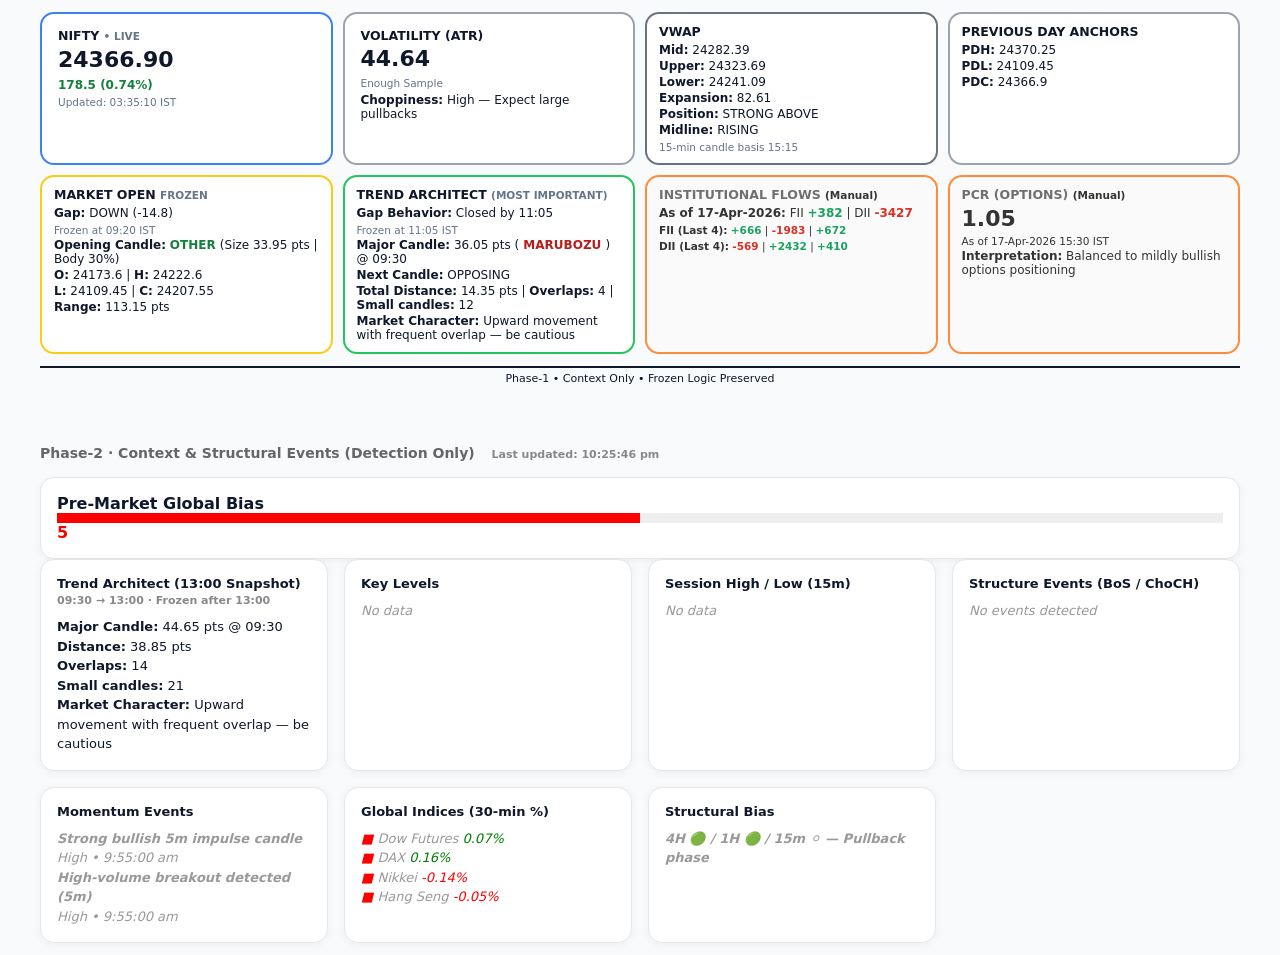
<file: index.html>
<!DOCTYPE html>
<html lang="en">
<head>
  <meta charset="UTF-8" />
  <meta name="viewport" content="width=device-width, initial-scale=1.0" />
  <title>Market Phase‑1 Dashboard</title>

  <link rel="stylesheet" href="style.css" />
  <link rel="stylesheet" href="phase2.css" />
  <link rel="icon" href="data:," />
</head>

<body>
  <div class="container">

    <!-- ===== PHASE‑1 (unchanged) ===== -->
    <div class="grid grid-4">
      <div id="box-nifty"></div>
      <div id="box-volatility"></div>
      <div id="box-vwap"></div>
      <div id="box-anchors"></div>
    </div>

    <div class="grid grid-4">
      <div id="box-open"></div>
      <div id="box-trend"></div>
      <div id="box-flows"></div>
      <div id="box-pcr"></div>
    </div>

    <div class="phase-divider">
      Phase‑1 • Context Only • Frozen Logic Preserved
    </div>

    <!-- ================= PHASE 2 ================= -->
    <div id="phase2-container" class="phase-section">

      <div class="phase-title">
        Phase‑2 · Context & Structural Events (Detection Only)
        <span id="phase2-last-updated" class="last-updated">Last updated: —</span>
      </div>

      <!-- ✅ PRE‑MARKET GLOBAL BIAS -->
      <div class="card phase2-card" id="premarket-global-bias"></div>

      <div class="phase2-grid">

        <div class="card phase2-card" id="trend-architect-1300">
          <h3>
            Trend Architect (13:00 Snapshot)
            <span class="subtle-note">09:30 → 13:00 · Frozen after 13:00</span>
          </h3>

          <div class="content">
            <div class="trend-row">
              <span class="trend-label">Major Candle:</span>
              <span class="after-colon">44.6 pts @ 11:55</span>
            </div>

            <div class="trend-row">
              <span class="trend-label">Distance:</span>
              <span class="after-colon">37.2 pts</span>
            </div>

            <div class="trend-row">
              <span class="trend-label">Overlaps:</span>
              <span class="after-colon">7</span>
            </div>

            <div class="trend-row">
              <span class="trend-label">Small candles:</span>
              <span class="after-colon">33</span>
            </div>

            <div class="trend-row">
              <span class="trend-label">Market Character:</span>
              <span class="after-colon">
                Upward movement with frequent overlap — be cautious
              </span>
            </div>
          </div>
        </div>

        <div class="card phase2-card" id="key-levels">
          <h3>Key Levels</h3>
          <div class="content muted">No data</div>
        </div>

        <div class="card phase2-card" id="session-levels">
          <h3>Session High / Low (15m)</h3>
          <div class="content muted">No data</div>
        </div>

        <div class="card phase2-card" id="structure-events">
          <h3>Structure Events (BoS / ChoCH)</h3>
          <div class="content muted">No events detected</div>
        </div>

        <div class="card phase2-card" id="momentum-events">
          <h3>Momentum Events</h3>
          <div class="content muted">No events detected</div>
        </div>

        <div class="card phase2-card" id="global-indices">
          <h3>Global Indices (30‑min %)</h3>
          <div class="content muted">No data</div>
        </div>

        <div class="card phase2-card" id="structural-bias">
          <h3>Structural Bias</h3>
          <div class="content muted">Not evaluated</div>
        </div>

      </div>
    </div>
  </div>

  <script src="app.js"></script>
  <script src="phase2.js?v=FINAL"></script>
</body>
</html>
</file>
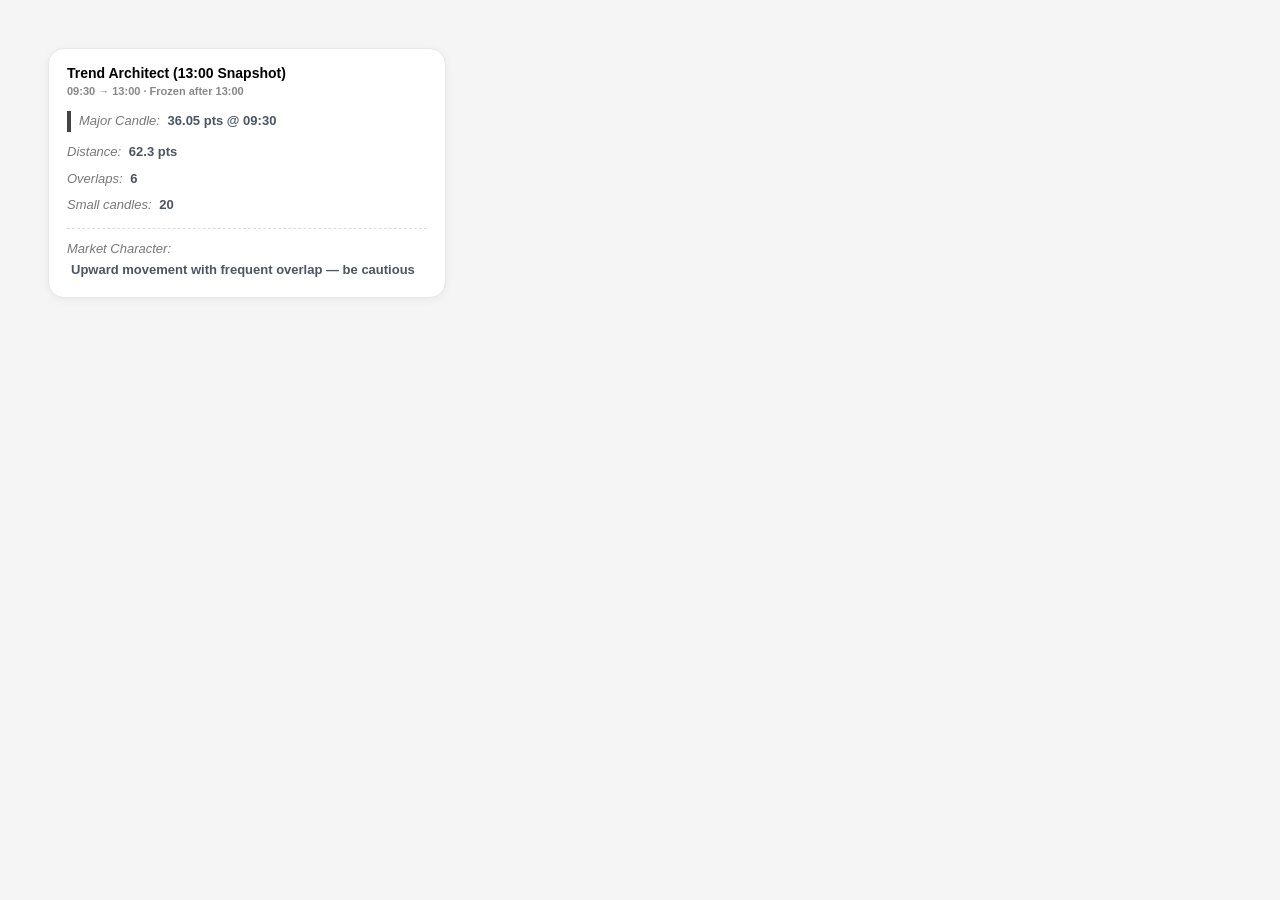
<file: preview.html>
<!DOCTYPE html>
<html lang="en">
<head>
  <meta charset="UTF-8" />
  <title>Phase‑2 Card Preview</title>

  <style>
    body {
      font-family: Arial, sans-serif;
      background: #f5f5f5;
      padding: 40px;
    }

    /* ===== Phase‑2 Card ===== */
    .phase2-card {
      width: 360px;
      background: #ffffff;
      border: 1px solid #e5e7eb;
      border-radius: 16px;
      padding: 16px 18px;
      box-shadow: 0 2px 10px rgba(0,0,0,0.05);
    }

    /* Card title */
    .phase2-card h3 {
      font-size: 14px;
      font-weight: 600;
      margin: 0;
    }

    .subtle-note {
      display: block;
      font-size: 11px;
      color: #888;
      margin-top: 4px;
    }

    /* Content */
    .content {
      margin-top: 14px;
      font-size: 13px;
      line-height: 1.6;
    }

    /* Rows */
    .trend-row {
      margin-bottom: 6px;
    }

    .trend-label {
      font-style: italic;
      color: #777;
    }

    /* Primary signal */
    .primary-signal {
      margin: 14px 0 10px;
      padding-left: 8px;
      border-left: 4px solid #444; /* ▍ visual marker */
    }

    /* After colon */
    .after-colon {
      color: #4b5563;
      font-weight: 600;
      margin-left: 4px;
    }

    /* Interpretation block */
    .interpretation {
      margin-top: 12px;
      padding-top: 10px;
      border-top: 1px dashed #ddd;
    }
  </style>
</head>

<body>

  <div class="phase2-card">

    <h3>
      Trend Architect (13:00 Snapshot)
      <span class="subtle-note">09:30 → 13:00 · Frozen after 13:00</span>
    </h3>

    <div class="content">

      <div class="trend-row primary-signal">
        <span class="trend-label">Major Candle:</span>
        <span class="after-colon">36.05 pts @ 09:30</span>
      </div>

      <div class="trend-row">
        <span class="trend-label">Distance:</span>
        <span class="after-colon">62.3 pts</span>
      </div>

      <div class="trend-row">
        <span class="trend-label">Overlaps:</span>
        <span class="after-colon">6</span>
      </div>

      <div class="trend-row">
        <span class="trend-label">Small candles:</span>
        <span class="after-colon">20</span>
      </div>

      <div class="interpretation">
        <span class="trend-label">Market Character:</span>
        <div class="after-colon">
          Upward movement with frequent overlap — be cautious
        </div>
      </div>

    </div>
  </div>

</body>
</html>
</file>
<file: style.css>
/* ===== Base ===== */
* {
  box-sizing: border-box;
}

body {
  margin: 0;
  padding: 12px;
  background: #f8fafc;
  font-family: Inter, system-ui, -apple-system, Segoe UI, Arial, sans-serif;
  color: #0f172a;
}

.container {
  max-width: 1200px;
  margin: auto;
}

/* ===== Grid ===== */
.grid {
  display: grid;
  gap: 10px;
  margin-bottom: 10px;
}

.grid-4 {
  grid-template-columns: repeat(4, 1fr);
}

.grid-3 {
  grid-template-columns: repeat(3, 1fr);
}

/* ===== Cards ===== */
.card {
  background: #ffffff;
  border-radius: 14px;
  border: 2px solid #e5e7eb;
  padding: 10px 12px;
}

/* Semantic borders */
.nifty          { border-color: #3b82f6; }
.volatility     { border-color: #9ca3af; }
.vwap           { border-color: #6b7280; }
.anchors        { border-color: #9ca3af; }
.open           { border-color: #facc15; }
.trend          { border-color: #22c55e; }
.institutional  { border-color: #fb923c; }

/* ===== Typography (COMPACT) ===== */
h3 {
  margin: 0 0 4px 0;
  font-size: 12.5px;
  font-weight: 600;
}

.value {
  font-size: 22px;         /* ↓ from 32px */
  font-weight: 700;
  line-height: 1.15;
  margin-bottom: 4px;
}

.line {
  font-size: 12px;         /* ↓ from 14px */
  margin-top: 2px;
}

.small {
  font-size: 10.5px;
  color: #64748b;
  margin-top: 4px;
}

/* ===== Emphasis ===== */
.bold {
  font-weight: 700;
}

.green {
  color: #15803d;
  font-weight: 700;
}

.red {
  color: #b91c1c;
  font-weight: 700;
}

/* ===== Divider ===== */
.phase-divider {
  border-top: 2px double #0f172a;
  margin-top: 12px;
  padding-top: 4px;
  font-size: 11px;
  text-align: center;
}
/* =========================
   Manual Reference Cards
   ========================= */

/* Very light grey background (reference-only) */
.card.manual {
  background-color: #fafafa;        /* lighter than previous */
  border: 2px solid #ff8c3a;        /* same accent as VWAP */
}

/* Keep text fully readable */
.card.manual .value,
.card.manual .line,
.card.manual .small {
  color: #333;
}

/* Header slightly muted, but readable */
.card.manual h3 {
  color: #6f6f6f;
}

/* Positive / Negative flow colors */
.card.manual .green {
  color: #1aa260;   /* same green used elsewhere */
  font-weight: 600;
}

.card.manual .red {
  color: #d93025;   /* same red used elsewhere */
  font-weight: 600;
}
/* =========================
   Top Row Density Fix ONLY
   (NIFTY + VOLATILITY)
   ========================= */

/* Tighten padding ONLY for top two cards */
.card.nifty,
.card.volatility {
  padding: 14px 16px;      /* reduced from default */
}

/* Reduce extra space under the main value */
.card.nifty .value,
.card.volatility .value {
  margin-bottom: 6px;
  line-height: 1.1;
}

/* Tighten line spacing */
.card.nifty .line,
.card.volatility .line {
  margin-bottom: 4px;
}

/* Reduce extra space from small text */
.card.nifty .small,
.card.volatility .small {
  margin-top: 2px;
  margin-bottom: 2px;
  line-height: 1.3;
}

/* Ensure cards stretch evenly within row */
.grid {
  align-items: stretch;
}
</file>
<file: phase2.css>
/* ===== Phase Section ===== */
.phase-section {
  margin-top: 40px;
  padding-top: 20px;
}

.phase-title {
  font-size: 14px;
  font-weight: 600;
  color: #666;
  margin-bottom: 16px;
}

/* ===== Grid ===== */
.phase2-grid {
  display: grid;
  grid-template-columns: repeat(auto-fit, minmax(280px, 1fr));
  gap: 16px;
}

/* ===== Finalized Phase‑2 Card ===== */
.phase2-card {
  border: 1px solid #e5e7eb;
  border-radius: 14px;
  padding: 16px;
  background: #ffffff;
  box-shadow: 0 2px 10px rgba(0,0,0,0.05);
}

/* ===== Headings ===== */
.phase2-card h3 {
  font-size: 13px;
  font-weight: 600;
  margin-bottom: 10px;
}

/* ===== Content ===== */
.phase2-card .content {
  font-size: 13px;
  line-height: 1.5;
}

.phase2-card .muted {
  color: #999;
  font-style: italic;
}

/* ===== Time / Update ===== */
.last-updated {
  font-size: 11px;
  color: #888;
  margin-left: 12px;
}

.subtle-note {
  display: block;
  font-size: 11px;
  color: #888;
  margin-top: 3px;
}

/* ===== Trend Rows ===== */
.trend-row {
  margin-bottom: 6px;
}

.trend-label {
  font-style: italic;
  color: #777;
}

/* ✅ EVERYTHING AFTER ":" */
.after-colon {
  color: #4b5563;
  font-weight: 600;
  margin-left: 4px;
}
</file>
